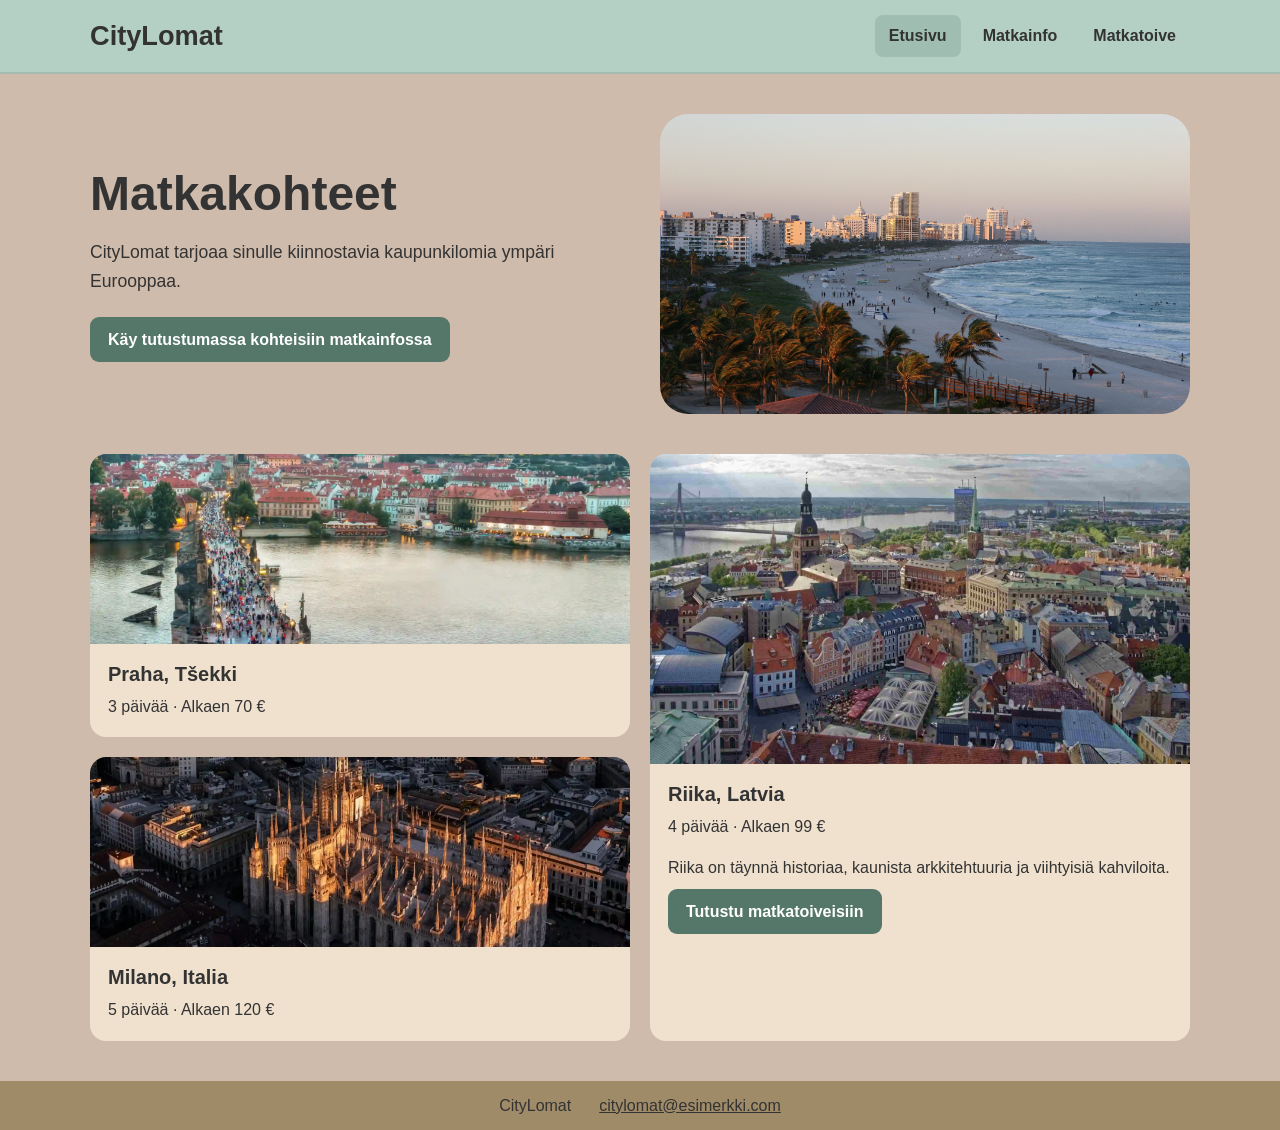
<file: index.html>
<!doctype html>
<html lang="fi">
  <head>
    <meta charset="UTF-8" />
    <meta name="viewport" content="width=device-width, initial-scale=1.0" />
    <title>Etusivu</title>
    <link rel="stylesheet" href="style.css" />
  </head>
  <body>
    <header class="header">
      <div class="header-content">
        <a class="logo" href="index.html">CityLomat</a>
        <nav class="navigation" aria-label="Päänavigaatio">
          <a href="index.html" aria-current="page">Etusivu</a>
          <a href="matkainfo.html">Matkainfo</a>
          <a href="matkatoive.html">Matkatoive</a>
        </nav>
      </div>
    </header>

    <main class="main">
      <section class="hero">
        <div class="hero-text">
          <h1>Matkakohteet</h1>
          <p>
            CityLomat tarjoaa sinulle kiinnostavia kaupunkilomia ympäri
            Eurooppaa.
          </p>
          <a class="button-link" href="matkatoive.html"
            >Käy tutustumassa kohteisiin matkainfossa</a
          >
        </div>
        <img
          class="hero-image"
          src="images/esittelykuva.jpg"
          alt="Prahan vanha kaupunki iltavalaistuksessa"
          width="1000"
          height="720"
        />
      </section>

      <section class="locations" aria-label="Matkakohteet">
        <div class="cards">
          <article class="card big-card">
            <img
              class="card-image"
              src="images/latvia-riga_100kb.webp"
              alt="Riika"
              width="900"
              height="700"
            />
            <div class="card-text">
              <h2 class="card-title">Riika, Latvia</h2>
              <p>4 päivää · Alkaen 99 €</p>
              <p>
                Riika on täynnä historiaa, kaunista arkkitehtuuria ja viihtyisiä
                kahviloita.
              </p>
              <a class="card-link" href="matkatoive.html"
                >Tutustu matkatoiveisiin</a
              >
            </div>
          </article>

          <article class="card card-top">
            <img
              class="card-image"
              src="images/czech-praha_100kb.webp"
              alt="Praha"
              width="800"
              height="560"
            />
            <div class="card-text">
              <h2 class="card-title">Praha, Tšekki</h2>
              <p>3 päivää · Alkaen 70 €</p>
            </div>
          </article>

          <article class="card card-bottom">
            <img
              class="card-image"
              src="images/italy-milano_100kb.webp"
              alt="Milanon tuomiokirkko"
              width="800"
              height="560"
            />
            <div class="card-text">
              <h2 class="card-title">Milano, Italia</h2>
              <p>5 päivää · Alkaen 120 €</p>
            </div>
          </article>
        </div>
      </section>
    </main>

    <footer class="footer">
      <div class="footer-content">
        <p>CityLomat</p>
        <p>
          <a href="mailto:citylomat@esimerkki.com">citylomat@esimerkki.com</a>
        </p>
      </div>
    </footer>
  </body>
</html>
</file>
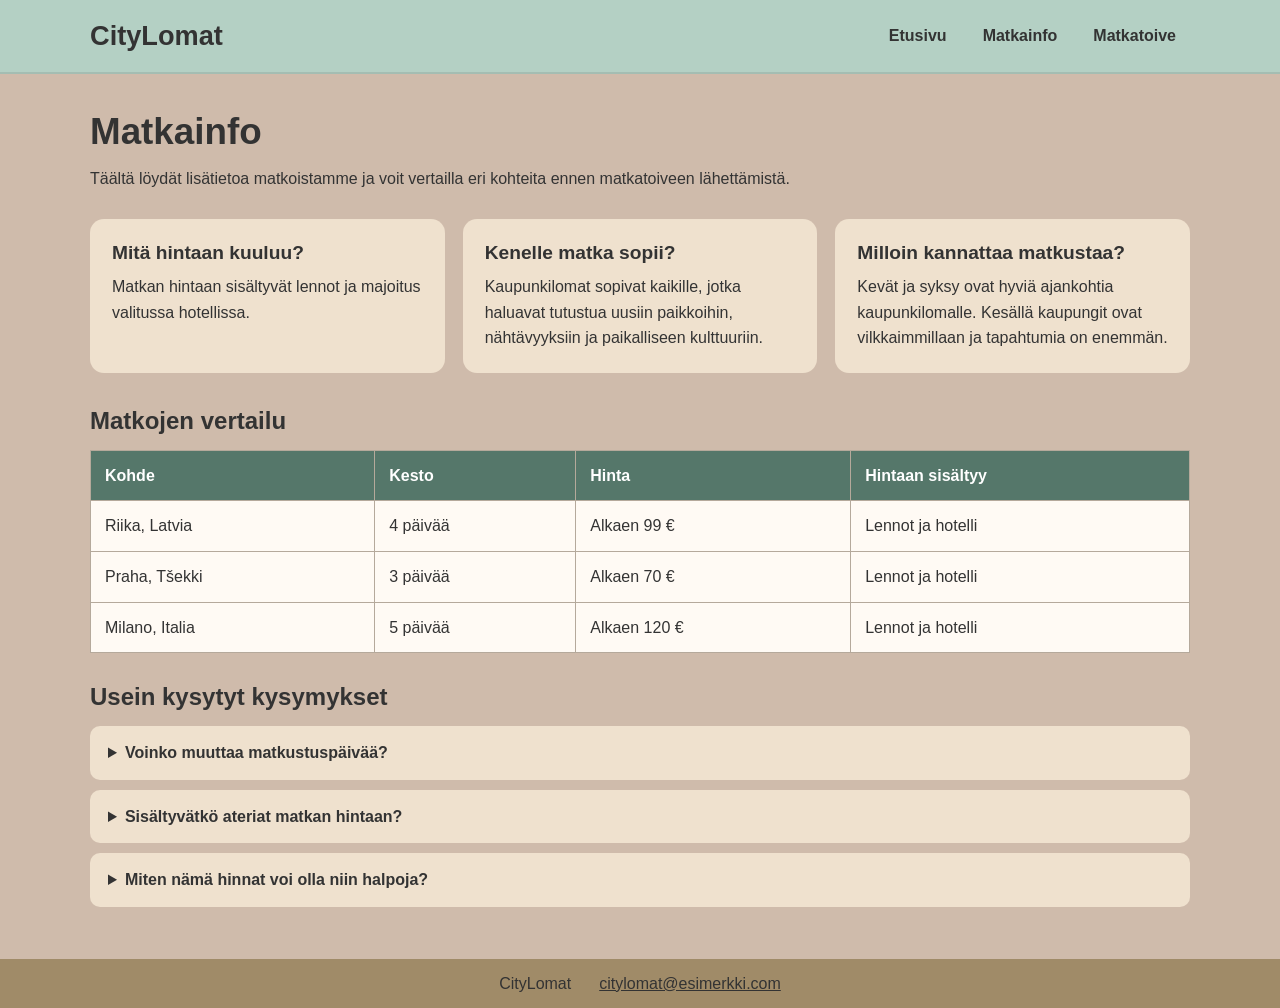
<file: matkainfo.html>
<!doctype html>
<html lang="fi">
  <head>
    <meta charset="UTF-8" />
    <meta name="viewport" content="width=device-width, initial-scale=1.0" />
    <title>Matkainfo</title>
    <link rel="stylesheet" href="style.css" />
  </head>
  <body>
    <header class="header">
      <div class="header-content">
        <a class="logo" href="index.html">CityLomat</a>
        <nav class="navigation">
          <a href="index.html">Etusivu</a>
          <a href="matkainfo.html">Matkainfo</a>
          <a href="matkatoive.html">Matkatoive</a>
        </nav>
      </div>
    </header>

    <main class="main page-content">
      <h1>Matkainfo</h1>
      <p class="page-intro">
        Täältä löydät lisätietoa matkoistamme ja voit vertailla eri kohteita
        ennen matkatoiveen lähettämistä.
      </p>

      <section class="info-cards">
        <article class="info-card">
          <h2>Mitä hintaan kuuluu?</h2>
          <p>
            Matkan hintaan sisältyvät lennot ja majoitus valitussa hotellissa.
          </p>
        </article>
        <article class="info-card">
          <h2>Kenelle matka sopii?</h2>
          <p>
            Kaupunkilomat sopivat kaikille, jotka haluavat tutustua uusiin
            paikkoihin, nähtävyyksiin ja paikalliseen kulttuuriin.
          </p>
        </article>
        <article class="info-card">
          <h2>Milloin kannattaa matkustaa?</h2>
          <p>
            Kevät ja syksy ovat hyviä ajankohtia kaupunkilomalle. Kesällä
            kaupungit ovat vilkkaimmillaan ja tapahtumia on enemmän.
          </p>
        </article>
      </section>

      <section class="comparison">
        <h2>Matkojen vertailu</h2>
        <div class="table-wrapper">
          <table>
            <thead>
              <tr>
                <th scope="col">Kohde</th>
                <th scope="col">Kesto</th>
                <th scope="col">Hinta</th>
                <th scope="col">Hintaan sisältyy</th>
              </tr>
            </thead>
            <tbody>
              <tr>
                <td>Riika, Latvia</td>
                <td>4 päivää</td>
                <td>Alkaen 99 €</td>
                <td>Lennot ja hotelli</td>
              </tr>
              <tr>
                <td>Praha, Tšekki</td>
                <td>3 päivää</td>
                <td>Alkaen 70 €</td>
                <td>Lennot ja hotelli</td>
              </tr>
              <tr>
                <td>Milano, Italia</td>
                <td>5 päivää</td>
                <td>Alkaen 120 €</td>
                <td>Lennot ja hotelli</td>
              </tr>
            </tbody>
          </table>
        </div>
      </section>

      <section class="faq">
        <h2>Usein kysytyt kysymykset</h2>
        <details>
          <summary>Voinko muuttaa matkustuspäivää?</summary>
          <p>
            Matkustuspäivän muutoksesta kannattaa ottaa yhteyttä
            asiakaspalveluumme mahdollisimman aikaisin.
          </p>
        </details>
        <details>
          <summary>Sisältyvätkö ateriat matkan hintaan?</summary>
          <p>Perushintaan sisältyvät lennot ja hotellimajoitus.</p>
        </details>
        <details>
          <summary>Miten nämä hinnat voi olla niin halpoja?</summary>
          <p>
            Etsimme laajasta kumppaniverkostosta halvimmat hinnat ja valikoimme
            käsin parhaat päältä.
          </p>
        </details>
      </section>
    </main>

    <footer class="footer">
      <div class="footer-content">
        <p>CityLomat</p>
        <p>
          <a href="mailto:citylomat@esimerkki.com">citylomat@esimerkki.com</a>
        </p>
      </div>
    </footer>
  </body>
</html>
</file>
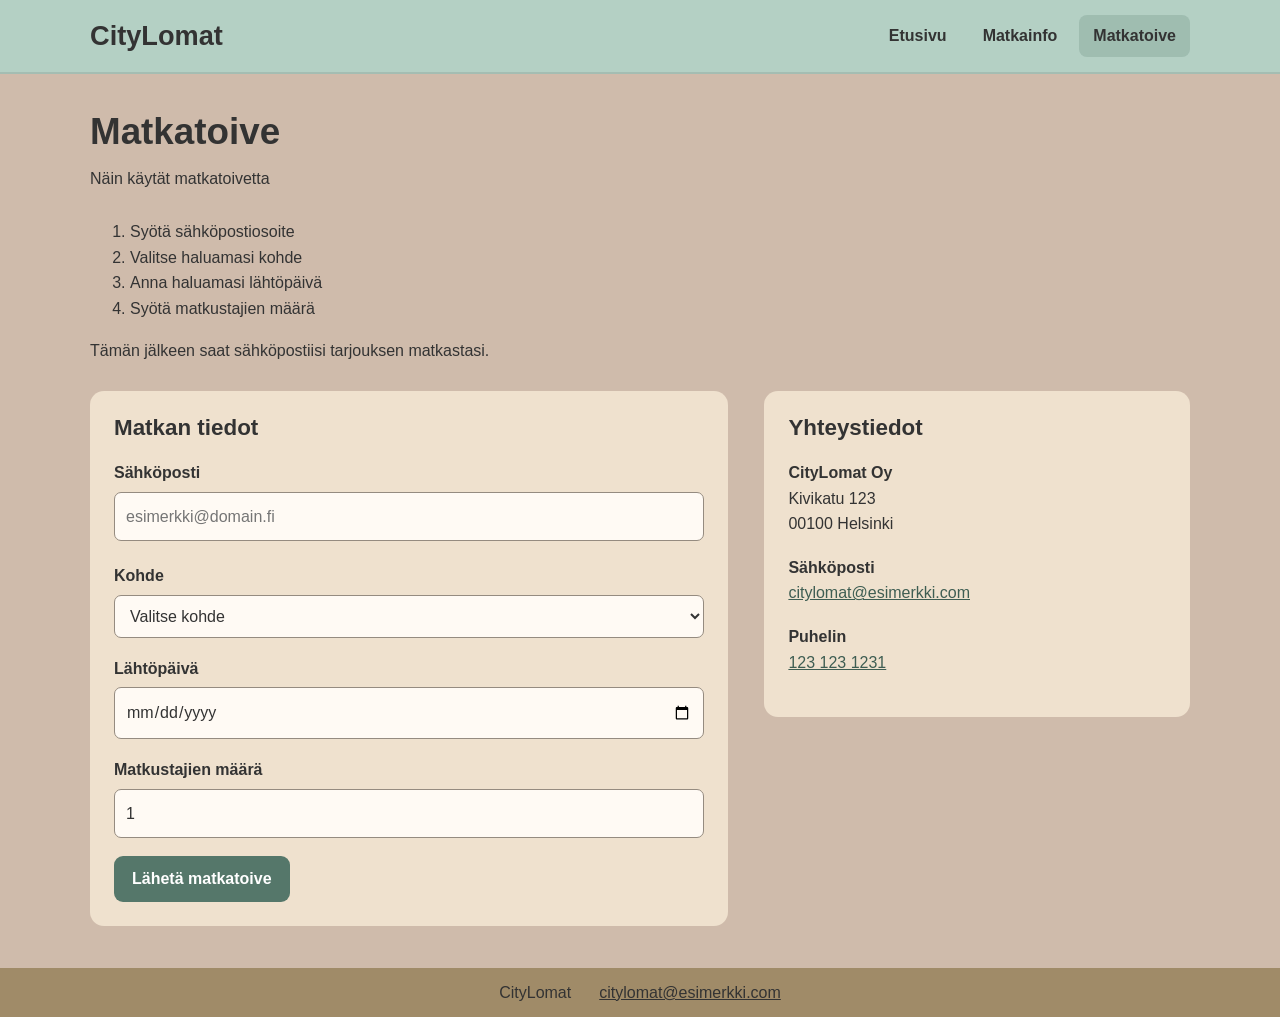
<file: matkatoive.html>
<!doctype html>
<html lang="fi">
  <head>
    <meta charset="UTF-8" />
    <meta name="viewport" content="width=device-width, initial-scale=1.0" />
    <title>Matkatoive</title>
    <link rel="stylesheet" href="style.css" />
  </head>
  <body>
    <header class="header">
      <div class="header-content">
        <a class="logo" href="index.html">CityLomat</a>
        <nav class="navigation" aria-label="Päänavigaatio">
          <a href="index.html">Etusivu</a>
          <a href="matkainfo.html">Matkainfo</a>
          <a href="matkatoive.html" aria-current="page">Matkatoive</a>
        </nav>
      </div>
    </header>

    <main class="main page-content">
      <h1>Matkatoive</h1>
      <p class="page-intro">Näin käytät matkatoivetta</p>
      <ol>
        <li>Syötä sähköpostiosoite</li>
        <li>Valitse haluamasi kohde</li>
        <li>Anna haluamasi lähtöpäivä</li>
        <li>Syötä matkustajien määrä</li>
      </ol>
      <p class="page-intro">
        Tämän jälkeen saat sähköpostiisi tarjouksen matkastasi.
      </p>

      <div class="wish-layout">
        <section class="form-section">
          <h2>Matkan tiedot</h2>
          <form id="travel-form">
            <div class="form-field">
              <label for="email">Sähköposti</label>
              <input
                type="email"
                id="email"
                name="email"
                placeholder="esimerkki@domain.fi"
                required
              />
              <p class="error-message" id="email-error" aria-live="polite"></p>
            </div>

            <div class="form-field">
              <label for="destination">Kohde</label>
              <select id="destination" name="destination" required>
                <option value="">Valitse kohde</option>
                <option value="Riika, Latvia">Riika, Latvia</option>
                <option value="Praha, Tšekki">Praha, Tšekki</option>
                <option value="Milano, Italia">Milano, Italia</option>
              </select>
            </div>

            <div class="form-field">
              <label for="date">Lähtöpäivä</label>
              <input type="date" id="date" name="date" required />
            </div>

            <div class="form-field">
              <label for="travellers">Matkustajien määrä</label>
              <input
                type="number"
                id="travellers"
                name="travellers"
                min="1"
                max="8"
                value="1"
                required
              />
            </div>

            <button class="submit-button" type="submit">
              Lähetä matkatoive
            </button>
          </form>
        </section>

        <aside class="contact-section">
          <h2>Yhteystiedot</h2>
          <p>
            <strong>CityLomat Oy</strong><br />Kivikatu 123<br />00100 Helsinki
          </p>
          <p>
            <strong>Sähköposti</strong><br /><a
              href="mailto:citylomat@esimerkki.com"
              >citylomat@esimerkki.com</a
            >
          </p>
          <p>
            <strong>Puhelin</strong><br /><a href="tel:+358101234567"
              >123 123 1231</a
            >
          </p>
        </aside>
      </div>
    </main>

    <footer class="footer">
      <div class="footer-content">
        <p>CityLomat</p>
        <p>
          <a href="mailto:citylomat@esimerkki.com">citylomat@esimerkki.com</a>
        </p>
      </div>
    </footer>
  </body>
</html>
</file>
<file: style.css>
/* perusasetukset */

/* Variables */
:root {
  --background: #cfbbab;
  --text: #333333;
  --header-background: #b4d0c4;
  --footer-background: #a08b68;
  --accent: #55776a;
  --accent-dark: #3e5d52;
  --card-background: #efe1ce;
  --white: #fffaf4;
  --content-width: 1100px;
}

html {
  scroll-padding-top: 24px;
}

body {
  margin: 0;
  min-height: 100vh;
  display: flex;
  flex-direction: column;
  font-family: Arial, Helvetica, sans-serif;
  line-height: 1.6;
  background-color: var(--background);
  color: var(--text);
}

h1,
h2,
p {
  margin-top: 0;
}

h1,
h2 {
  line-height: 1.2;
}

/* HEADER */
.header {
  background-color: var(--header-background);
  border-bottom: 2px solid rgba(51, 51, 51, 0.12);
}

.header-content {
  max-width: var(--content-width);
  margin: 0 auto;
  padding: 14px 24px;
  display: flex;
  flex-wrap: wrap;
  justify-content: space-between;
  align-items: center;
  gap: 16px;
}

.logo {
  color: var(--text);
  font-size: 1.7rem;
  font-weight: bold;
  text-decoration: none;
}

.navigation {
  display: flex;
  flex-wrap: wrap;
  gap: 8px;
}

.navigation a {
  color: var(--text);
  text-decoration: none;
  font-weight: bold;
  padding: 8px 14px;
  border-radius: 8px;
}

.navigation a:hover,
.navigation a[aria-current="page"] {
  background-color: rgba(85, 119, 106, 0.22);
}

a {
  color: var(--accent-dark);
}

a:hover {
  color: var(--text);
}

a:focus-visible,
button:focus-visible,
input:focus-visible,
select:focus-visible,
summary:focus-visible {
  outline: 3px solid var(--accent-dark);
  outline-offset: 3px;
}

/* MAIN */
.main {
  width: calc(100% - 48px);
  max-width: var(--content-width);
  margin: 0 auto;
  flex: 1;
}

/* HERO */
.hero {
  display: grid;
  grid-template-columns: repeat(2, minmax(0, 1fr));
  grid-template-areas: "hero-text hero-image";
  align-items: center;
  gap: 40px;
  padding-block: 40px;
}

.hero-text {
  grid-area: hero-text;
}

.hero-text h1 {
  font-size: clamp(2rem, 4vw, 3rem);
  margin-bottom: 16px;
}

.hero-text p {
  margin-bottom: 22px;
  font-size: 1.1rem;
}

.hero-image {
  grid-area: hero-image;
  display: block;
  width: 100%;
  height: 300px;
  object-fit: cover;
  border-radius: 28px;
}

.button-link,
.card-link,
.submit-button {
  display: inline-block;
  background-color: var(--accent);
  color: white;
  padding: 10px 18px;
  border: 0;
  border-radius: 9px;
  font: inherit;
  font-weight: bold;
  text-decoration: none;
  cursor: pointer;
}

.button-link:hover,
.card-link:hover,
.submit-button:hover {
  background-color: var(--accent-dark);
  color: white;
}

/* 3 image grid */
.cards {
  display: grid;
  grid-template-columns: repeat(2, minmax(0, 1fr));
  grid-template-rows: 1fr 1fr;
  grid-template-areas:
    "small-top big"
    "small-bottom big";
  gap: 20px;
  padding-bottom: 40px;
}

.big-card {
  grid-area: big;
}

.card-top {
  grid-area: small-top;
}

.card-bottom {
  grid-area: small-bottom;
}

.card {
  min-width: 0;
  overflow: hidden;
  display: flex;
  flex-direction: column;
  background-color: var(--card-background);
  border-radius: 16px;
}

.card-image {
  display: block;
  width: 100%;
  height: 190px;
  object-fit: cover;
}

.big-card .card-image {
  height: 310px;
}

.card-text {
  padding: 18px;
}

.card-title {
  margin-bottom: 8px;
  font-size: 1.25rem;
  font-weight: bold;
}

.card-text p:last-of-type {
  margin-bottom: 0;
}

.card-link {
  margin-top: 8px;
}

/* MATKAINFO */
.page-content {
  padding-top: 36px;
  padding-bottom: 42px;
}

.page-content > h1 {
  font-size: 2.3rem;
  margin-bottom: 12px;
}

.page-intro {
  max-width: 760px;
  margin-bottom: 28px;
}

.info-cards {
  display: grid;
  grid-template-columns: repeat(3, minmax(0, 1fr));
  gap: 18px;
  margin-bottom: 34px;
}

.info-card {
  padding: 22px;
  background-color: var(--card-background);
  border-radius: 14px;
}

.info-card h2 {
  font-size: 1.2rem;
  margin-bottom: 10px;
}

.info-card p {
  margin-bottom: 0;
}

.comparison,
.faq {
  margin-top: 30px;
}

.comparison h2,
.faq h2 {
  font-size: 1.5rem;
  margin-bottom: 14px;
}

.table-wrapper {
  overflow-x: auto;
}

table {
  width: 100%;
  border-collapse: collapse;
  background-color: var(--white);
}

caption {
  padding: 10px;
  font-weight: bold;
  text-align: left;
}

th,
td {
  padding: 12px 14px;
  border: 1px solid #b5a99b;
  text-align: left;
}

th {
  color: white;
  background-color: var(--accent);
}

.faq details {
  margin-bottom: 10px;
  padding: 14px 18px;
  background-color: var(--card-background);
  border-radius: 10px;
}

.faq summary {
  font-weight: bold;
  cursor: pointer;
}

.faq details p {
  margin: 12px 0 0;
}

/* MATKATOIVE */
.wish-layout {
  display: grid;
  grid-template-columns: minmax(0, 1.5fr) minmax(240px, 1fr);
  gap: 36px;
  align-items: start;
}

.form-section,
.contact-section {
  padding: 24px;
  background-color: var(--card-background);
  border-radius: 14px;
}

.form-section h2,
.contact-section h2 {
  font-size: 1.4rem;
  margin-bottom: 18px;
}

.form-field {
  display: flex;
  flex-direction: column;
  margin-bottom: 18px;
}

.form-field label {
  margin-bottom: 6px;
  font-weight: bold;
}

.form-field input,
.form-field select {
  width: 100%;
  box-sizing: border-box;
  padding: 11px;
  border: 1px solid #958b80;
  border-radius: 7px;
  background-color: var(--white);
  color: var(--text);
  font: inherit;
}

.error-message {
  min-height: 0;
  margin: 4px 0 0;
  color: #a12626;
  font-size: 0.9rem;
}

.error-message:not(:empty) {
  min-height: 1.4em;
}

.contact-section p {
  margin-bottom: 18px;
}

.contact-image {
  display: block;
  width: 100%;
  height: 180px;
  object-fit: cover;
  border-radius: 10px;
}

/* FOOTER */
.footer {
  margin-top: auto;
  background-color: var(--footer-background);
  padding: 12px 24px;
}

.footer-content {
  max-width: var(--content-width);
  margin: 0 auto;
  display: flex;
  flex-wrap: wrap;
  justify-content: center;
  align-items: center;
  gap: 28px;
}

.footer-content p {
  margin: 0;
}

.footer-content a {
  color: var(--text);
}

/* RESPONSIVE */
@media (max-width: 900px) {
  .hero {
    grid-template-columns: 1fr;
    grid-template-areas:
      "hero-text"
      "hero-image";
    gap: 22px;
  }

  .hero-image {
    height: 280px;
  }

  .cards {
    grid-template-columns: repeat(2, minmax(0, 1fr));
    grid-template-rows: auto auto;
    grid-template-areas:
      "big big"
      "small-top small-bottom";
  }

  .big-card .card-image {
    height: 300px;
  }

  .info-cards {
    grid-template-columns: 1fr;
  }
}

@media (max-width: 600px) {
  .header-content {
    justify-content: center;
  }

  .navigation {
    justify-content: center;
  }

  .navigation a {
    padding: 7px 10px;
  }

  .main {
    width: calc(100% - 32px);
  }

  .hero {
    padding-block: 28px;
  }

  .hero-image {
    height: 220px;
  }

  .cards {
    gap: 12px;
  }

  .card-image {
    height: 130px;
  }

  .big-card .card-image {
    height: 210px;
  }

  .card-text {
    padding: 12px;
  }

  .card-title {
    font-size: 1.05rem;
  }

  .wish-layout {
    grid-template-columns: 1fr;
    gap: 20px;
  }

  .form-section,
  .contact-section {
    padding: 18px;
  }

  th,
  td {
    padding: 9px;
    white-space: nowrap;
  }
}
</file>
